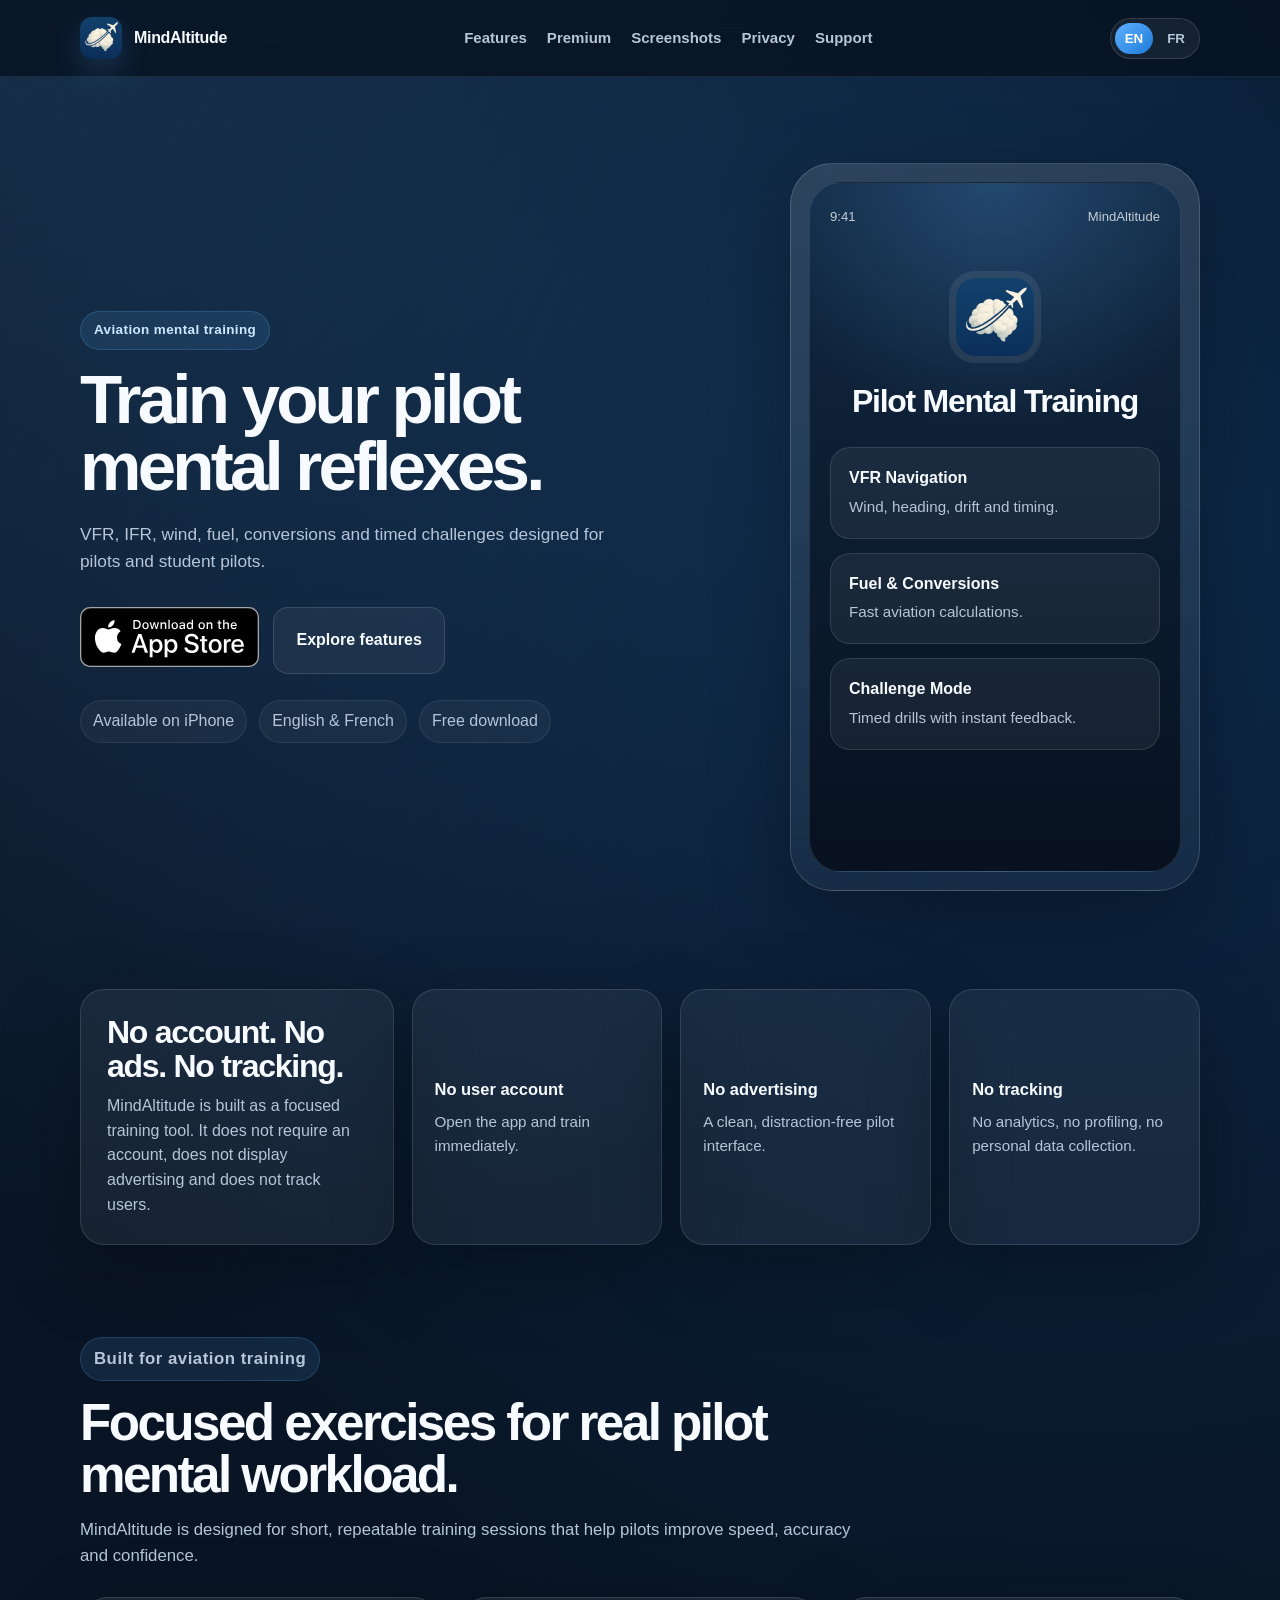
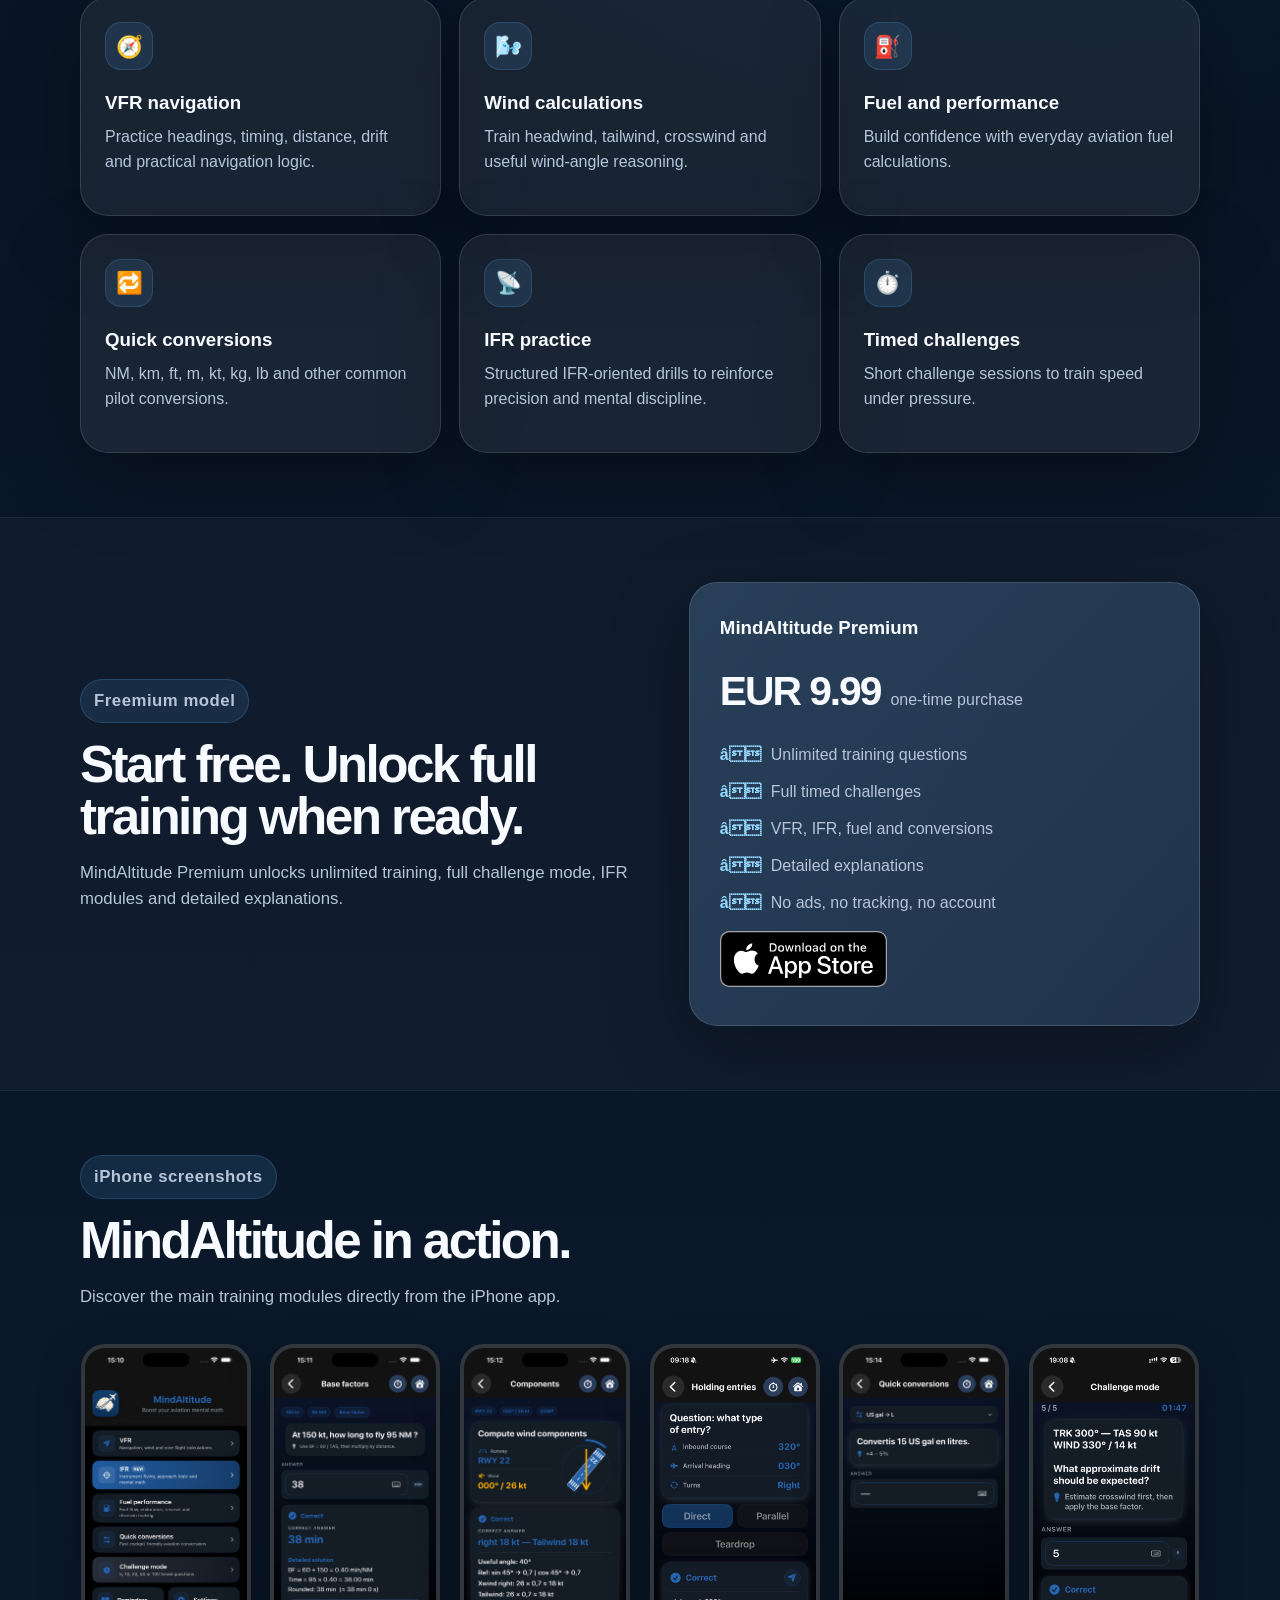
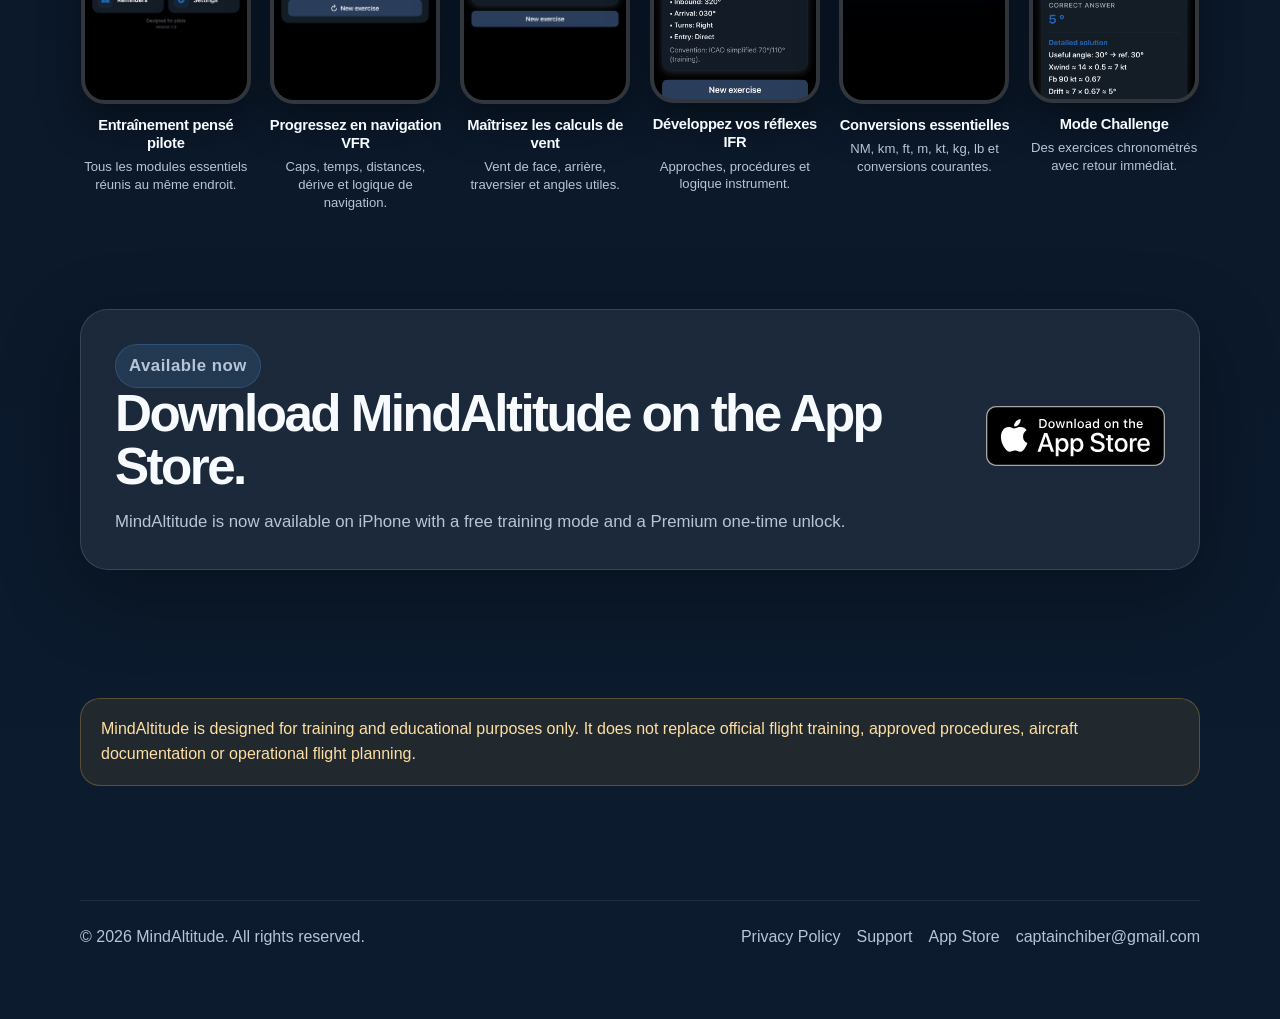
<file: index.html>
<!DOCTYPE html>
<html lang="en">
<head>
  <meta charset="UTF-8" />
  <meta name="viewport" content="width=device-width, initial-scale=1.0" />

  <title>MindAltitude — Pilot Mental Math Training</title>

  <meta
    name="description"
    content="MindAltitude is an aviation mental training app for pilots and student pilots. Train VFR, IFR, wind, fuel, conversions and timed challenges on iPhone."
  />

  <link rel="stylesheet" href="styles.css" />
</head>

<body>
  <header class="site-header">
    <div class="container nav-bar">
      <a class="brand" href="index.html" aria-label="MindAltitude home">
        <img src="AppStore-1024.png" alt="MindAltitude app icon" class="brand-icon" />
        <span>MindAltitude</span>
      </a>

      <nav class="nav-links" aria-label="Main navigation">
        <a href="#features" data-i18n="nav_features">Features</a>
        <a href="#premium" data-i18n="nav_premium">Premium</a>
        <a href="#screenshots" data-i18n="nav_screenshots">Screenshots</a>
        <a href="privacy.html" data-i18n="nav_privacy">Privacy</a>
        <a href="support.html" data-i18n="nav_support">Support</a>
      </nav>

      <div class="language-switch">
        <button type="button" id="lang-en">EN</button>
        <button type="button" id="lang-fr">FR</button>
      </div>
    </div>
  </header>

  <main>
    <section class="hero">
      <div class="container hero-grid">
        <div class="hero-copy">
          <p class="eyebrow" data-i18n="hero_eyebrow">Aviation mental training</p>

          <h1 data-i18n="hero_title">Train your pilot mental reflexes.</h1>

          <p class="lead" data-i18n="hero_lead">
            VFR, IFR, wind, fuel, conversions and timed challenges designed for pilots and student pilots.
          </p>

          <div class="hero-actions">
            <a href="https://apps.apple.com/app/mindaltitude/id6751252220"
               target="_blank"
               rel="noopener"
               aria-label="Download MindAltitude on the App Store">
              <img src="appstore-badge.svg"
                   alt="Download on the App Store"
                   height="60">
            </a>

            <a class="button secondary" href="#features" data-i18n="hero_secondary">
              Explore features
            </a>
          </div>

          <div class="trust-row">
            <span data-i18n="trust_1">Available on iPhone</span>
            <span data-i18n="trust_2">English & French</span>
            <span data-i18n="trust_3">Free download</span>
          </div>
        </div>

        <div class="device-card" aria-label="MindAltitude app preview">
          <div class="device-screen">
            <div class="device-top">
              <span>9:41</span>
              <span>MindAltitude</span>
            </div>

            <div class="app-logo-large">
              <img src="AppStore-1024.png" alt="" />
            </div>

            <h2 data-i18n="mock_title">Pilot Mental Training</h2>

            <div class="module-list">
              <div class="module-card">
                <strong data-i18n="module_1_title">VFR Navigation</strong>
                <span data-i18n="module_1_text">Wind, heading, drift and timing.</span>
              </div>

              <div class="module-card">
                <strong data-i18n="module_2_title">Fuel & Conversions</strong>
                <span data-i18n="module_2_text">Fast aviation calculations.</span>
              </div>

              <div class="module-card">
                <strong data-i18n="module_3_title">Challenge Mode</strong>
                <span data-i18n="module_3_text">Timed drills with instant feedback.</span>
              </div>
            </div>
          </div>
        </div>
      </div>
    </section>

    <section class="section privacy-highlight">
      <div class="container highlight-grid">
        <article class="highlight-card">
          <h2 data-i18n="privacy_highlight_title">No account. No ads. No tracking.</h2>
          <p data-i18n="privacy_highlight_text">
            MindAltitude is built as a focused training tool. It does not require an account, does not display advertising and does not track users.
          </p>
        </article>

        <article class="mini-card">
          <strong data-i18n="privacy_highlight_1">No user account</strong>
          <span data-i18n="privacy_highlight_1_text">Open the app and train immediately.</span>
        </article>

        <article class="mini-card">
          <strong data-i18n="privacy_highlight_2">No advertising</strong>
          <span data-i18n="privacy_highlight_2_text">A clean, distraction-free pilot interface.</span>
        </article>

        <article class="mini-card">
          <strong data-i18n="privacy_highlight_3">No tracking</strong>
          <span data-i18n="privacy_highlight_3_text">No analytics, no profiling, no personal data collection.</span>
        </article>
      </div>
    </section>

    <section class="section" id="features">
      <div class="container">
        <div class="section-heading">
          <p class="eyebrow" data-i18n="features_eyebrow">Built for aviation training</p>
          <h2 data-i18n="features_title">Focused exercises for real pilot mental workload.</h2>
          <p data-i18n="features_text">
            MindAltitude is designed for short, repeatable training sessions that help pilots improve speed, accuracy and confidence.
          </p>
        </div>

        <div class="cards-grid">
          <article class="feature-card">
            <div class="icon">🧭</div>
            <h3 data-i18n="feature_1_title">VFR navigation</h3>
            <p data-i18n="feature_1_text">Practice headings, timing, distance, drift and practical navigation logic.</p>
          </article>

          <article class="feature-card">
            <div class="icon">🌬️</div>
            <h3 data-i18n="feature_2_title">Wind calculations</h3>
            <p data-i18n="feature_2_text">Train headwind, tailwind, crosswind and useful wind-angle reasoning.</p>
          </article>

          <article class="feature-card">
            <div class="icon">⛽️</div>
            <h3 data-i18n="feature_3_title">Fuel and performance</h3>
            <p data-i18n="feature_3_text">Build confidence with everyday aviation fuel calculations.</p>
          </article>

          <article class="feature-card">
            <div class="icon">🔁</div>
            <h3 data-i18n="feature_4_title">Quick conversions</h3>
            <p data-i18n="feature_4_text">NM, km, ft, m, kt, kg, lb and other common pilot conversions.</p>
          </article>

          <article class="feature-card">
            <div class="icon">📡</div>
            <h3 data-i18n="feature_5_title">IFR practice</h3>
            <p data-i18n="feature_5_text">Structured IFR-oriented drills to reinforce precision and mental discipline.</p>
          </article>

          <article class="feature-card">
            <div class="icon">⏱️</div>
            <h3 data-i18n="feature_6_title">Timed challenges</h3>
            <p data-i18n="feature_6_text">Short challenge sessions to train speed under pressure.</p>
          </article>
        </div>
      </div>
    </section>

    <section class="section premium-section" id="premium">
      <div class="container premium-grid">
        <div>
          <p class="eyebrow" data-i18n="premium_eyebrow">Freemium model</p>
          <h2 data-i18n="premium_title">Start free. Unlock full training when ready.</h2>
          <p data-i18n="premium_text">
            MindAltitude Premium unlocks unlimited training, full challenge mode, IFR modules and detailed explanations.
          </p>
        </div>

        <div class="premium-card">
          <h3 data-i18n="premium_card_title">MindAltitude Premium</h3>

          <div class="price">
            <strong data-i18n="premium_price">EUR 9.99</strong>
            <span data-i18n="premium_price_note">one-time purchase</span>
          </div>

          <ul>
            <li data-i18n="premium_li_1">Unlimited training questions</li>
            <li data-i18n="premium_li_2">Full timed challenges</li>
            <li data-i18n="premium_li_3">VFR, IFR, fuel and conversions</li>
            <li data-i18n="premium_li_4">Detailed explanations</li>
            <li data-i18n="premium_li_5">No ads, no tracking, no account</li>
          </ul>

          <a href="https://apps.apple.com/app/mindaltitude/id6751252220"
             target="_blank"
             rel="noopener"
             aria-label="Download MindAltitude on the App Store">
            <img src="appstore-badge.svg"
                 alt="Download on the App Store"
                 height="56">
          </a>
        </div>
      </div>
    </section>

    <section class="section" id="screenshots">
      <div class="container">
        <div class="section-heading">
          <p class="eyebrow" data-i18n="screens_eyebrow">iPhone screenshots</p>
          <h2 data-i18n="screens_title">MindAltitude in action.</h2>
          <p data-i18n="screens_text">
            Discover the main training modules directly from the iPhone app.
          </p>
        </div>

        <div class="screenshot-showcase">
          <figure class="iphone-shot">
            <img src="screenshot-home.png" alt="MindAltitude home screen">
            <figcaption>Entraînement pensé pilote</figcaption>
            <p>Tous les modules essentiels réunis au même endroit.</p>
          </figure>

          <figure class="iphone-shot">
            <img src="screenshot-vfr.png" alt="VFR training">
            <figcaption>Progressez en navigation VFR</figcaption>
            <p>Caps, temps, distances, dérive et logique de navigation.</p>
          </figure>

          <figure class="iphone-shot">
            <img src="screenshot-wind.png" alt="Wind calculations">
            <figcaption>Maîtrisez les calculs de vent</figcaption>
            <p>Vent de face, arrière, traversier et angles utiles.</p>
          </figure>

          <figure class="iphone-shot">
            <img src="screenshot-ifr.png" alt="IFR training">
            <figcaption>Développez vos réflexes IFR</figcaption>
            <p>Approches, procédures et logique instrument.</p>
          </figure>

          <figure class="iphone-shot">
            <img src="screenshot-conversions.png" alt="Conversions">
            <figcaption>Conversions essentielles</figcaption>
            <p>NM, km, ft, m, kt, kg, lb et conversions courantes.</p>
          </figure>

          <figure class="iphone-shot">
            <img src="screenshot-challenge.png" alt="Challenge mode">
            <figcaption>Mode Challenge</figcaption>
            <p>Des exercices chronométrés avec retour immédiat.</p>
          </figure>
        </div>
      </div>
    </section>

    <section class="section release" id="release">
      <div class="container release-card">
        <div>
          <p class="eyebrow" data-i18n="release_eyebrow">Available now</p>

          <h2 data-i18n="release_title">
            MindAltitude is now available on the App Store.
          </h2>

          <p data-i18n="release_text">
            Designed by an airline pilot for pilots and student pilots.
          </p>
        </div>

        <a href="https://apps.apple.com/app/mindaltitude/id6751252220"
           target="_blank"
           rel="noopener"
           aria-label="Download MindAltitude on the App Store">
          <img src="appstore-badge.svg"
               alt="Download on the App Store"
               height="60">
        </a>
      </div>
    </section>

    <section class="section disclaimer-section">
      <div class="container">
        <p class="disclaimer" data-i18n="disclaimer">
          MindAltitude is designed for training and educational purposes only. It does not replace official flight training, approved procedures, aircraft documentation or operational flight planning.
        </p>
      </div>
    </section>
  </main>

  <footer class="site-footer">
    <div class="container footer-inner">
      <p data-i18n="footer_copy">&copy; 2026 MindAltitude. All rights reserved.</p>

      <div class="footer-links">
        <a href="privacy.html" data-i18n="footer_privacy">Privacy Policy</a>
        <a href="support.html" data-i18n="footer_support">Support</a>
        <a href="https://apps.apple.com/app/mindaltitude/id6751252220" target="_blank" rel="noopener">App Store</a>
        <a href="mailto:captainchiber@gmail.com">captainchiber@gmail.com</a>
      </div>
    </div>
  </footer>

  <script src="script.js?v=6"></script>
</body>
</html>
</file>
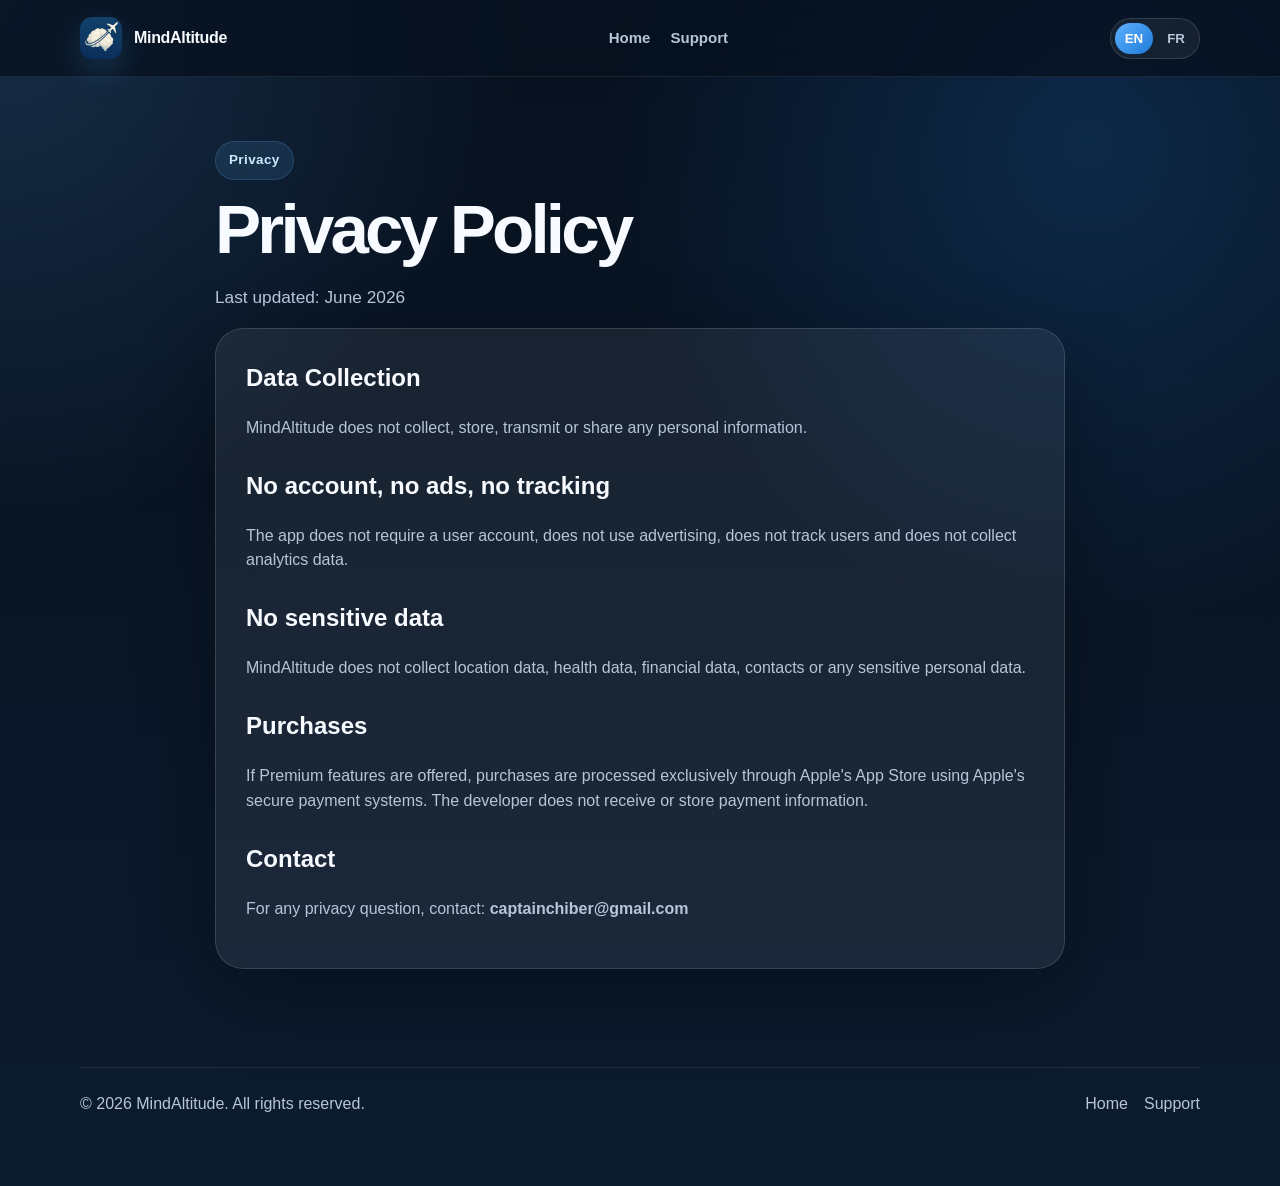
<file: privacy.html>
<!DOCTYPE html>
<html lang="en">
<head>
  <meta charset="UTF-8" />
  <meta name="viewport" content="width=device-width, initial-scale=1.0" />
  <title>Privacy Policy — MindAltitude</title>
  <meta name="description" content="MindAltitude Privacy Policy. MindAltitude does not collect personal data, does not track users and does not use advertising." />
  <link rel="stylesheet" href="styles.css" />
</head>

<body>
  <header class="site-header">
    <div class="container nav-bar">
      <a class="brand" href="index.html">
        <img src="AppStore-1024.png" alt="MindAltitude app icon" class="brand-icon" />
        <span>MindAltitude</span>
      </a>
      <nav class="nav-links">
        <a href="index.html" data-i18n="nav_home">Home</a>
        <a href="support.html" data-i18n="nav_support">Support</a>
      </nav>
      <div class="language-switch">
        <button type="button" id="lang-en">EN</button>
        <button type="button" id="lang-fr">FR</button>
      </div>
    </div>
  </header>

  <main class="legal-page">
    <section class="section">
      <div class="container narrow">
        <p class="eyebrow" data-i18n="privacy_page_eyebrow">Privacy</p>
        <h1 data-i18n="privacy_page_title">Privacy Policy</h1>
        <p class="lead" data-i18n="privacy_page_updated">Last updated: June 2026</p>

        <div class="legal-card">
          <h2 data-i18n="privacy_1_title">Data Collection</h2>
          <p data-i18n="privacy_1_text">
            MindAltitude does not collect, store, transmit or share any personal information.
          </p>

          <h2 data-i18n="privacy_2_title">No account, no ads, no tracking</h2>
          <p data-i18n="privacy_2_text">
            The app does not require a user account, does not use advertising, does not track users and does not collect analytics data.
          </p>

          <h2 data-i18n="privacy_3_title">No sensitive data</h2>
          <p data-i18n="privacy_3_text">
            MindAltitude does not collect location data, health data, financial data, contacts or any sensitive personal data.
          </p>

          <h2 data-i18n="privacy_4_title">Purchases</h2>
          <p data-i18n="privacy_4_text">
            If Premium features are offered, purchases are processed exclusively through Apple’s App Store using Apple’s secure payment systems. The developer does not receive or store payment information.
          </p>

          <h2 data-i18n="privacy_5_title">Contact</h2>
          <p data-i18n="privacy_5_text">
            For any privacy question, contact: <strong>captainchiber@gmail.com</strong>
          </p>
        </div>
      </div>
    </section>
  </main>

  <footer class="site-footer">
    <div class="container footer-inner">
      <p data-i18n="footer_copy">© 2026 MindAltitude. All rights reserved.</p>
      <div class="footer-links">
        <a href="index.html" data-i18n="nav_home">Home</a>
        <a href="support.html" data-i18n="footer_support">Support</a>
      </div>
    </div>
  </footer>

  <script src="script.js"></script>
</body>
</html>
</file>
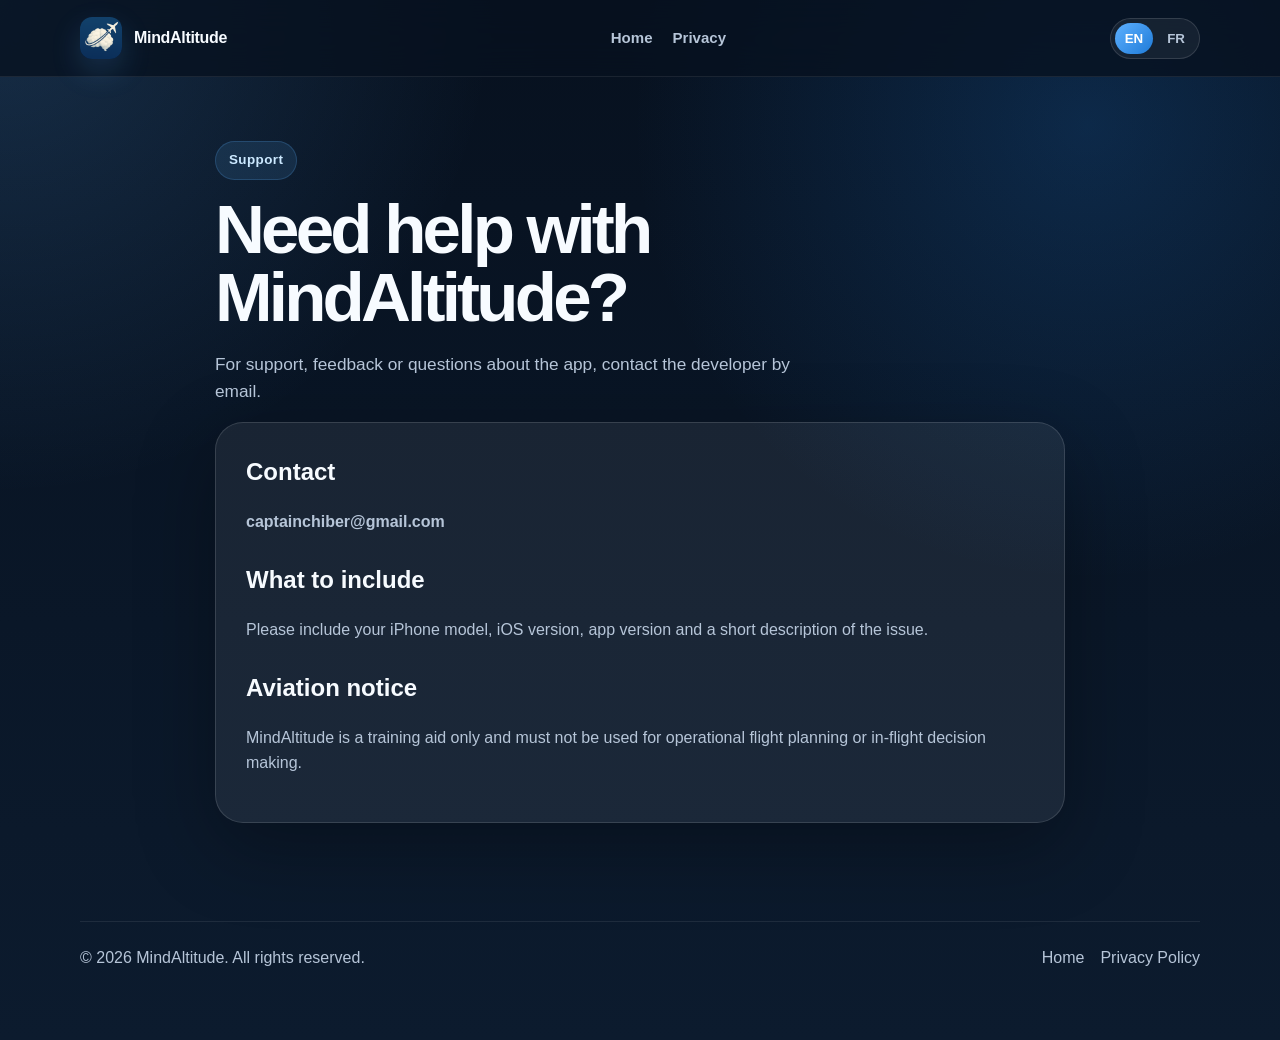
<file: support.html>
<!DOCTYPE html>
<html lang="en">
<head>
  <meta charset="UTF-8" />
  <meta name="viewport" content="width=device-width, initial-scale=1.0" />
  <title>Support — MindAltitude</title>
  <meta name="description" content="MindAltitude support page. Contact the developer for questions, feedback or support." />
  <link rel="stylesheet" href="styles.css" />
</head>

<body>
  <header class="site-header">
    <div class="container nav-bar">
      <a class="brand" href="index.html">
        <img src="AppStore-1024.png" alt="MindAltitude app icon" class="brand-icon" />
        <span>MindAltitude</span>
      </a>
      <nav class="nav-links">
        <a href="index.html" data-i18n="nav_home">Home</a>
        <a href="privacy.html" data-i18n="nav_privacy">Privacy</a>
      </nav>
      <div class="language-switch">
        <button type="button" id="lang-en">EN</button>
        <button type="button" id="lang-fr">FR</button>
      </div>
    </div>
  </header>

  <main class="legal-page">
    <section class="section">
      <div class="container narrow">
        <p class="eyebrow" data-i18n="support_eyebrow">Support</p>
        <h1 data-i18n="support_title">Need help with MindAltitude?</h1>
        <p class="lead" data-i18n="support_lead">
          For support, feedback or questions about the app, contact the developer by email.
        </p>

        <div class="legal-card">
          <h2 data-i18n="support_contact_title">Contact</h2>
          <p><strong><a href="mailto:captainchiber@gmail.com">captainchiber@gmail.com</a></strong></p>

          <h2 data-i18n="support_scope_title">What to include</h2>
          <p data-i18n="support_scope_text">
            Please include your iPhone model, iOS version, app version and a short description of the issue.
          </p>

          <h2 data-i18n="support_notice_title">Aviation notice</h2>
          <p data-i18n="support_notice_text">
            MindAltitude is a training aid only and must not be used for operational flight planning or in-flight decision making.
          </p>
        </div>
      </div>
    </section>
  </main>

  <footer class="site-footer">
    <div class="container footer-inner">
      <p data-i18n="footer_copy">© 2026 MindAltitude. All rights reserved.</p>
      <div class="footer-links">
        <a href="index.html" data-i18n="nav_home">Home</a>
        <a href="privacy.html" data-i18n="footer_privacy">Privacy Policy</a>
      </div>
    </div>
  </footer>

  <script src="script.js"></script>
</body>
</html>
</file>
<file: styles.css>
:root {
  --bg: #07111f;
  --bg-soft: #0c1b2e;
  --card: rgba(255, 255, 255, 0.065);
  --border: rgba(255, 255, 255, 0.13);
  --text: #f7fbff;
  --muted: #b6c5d8;
  --accent: #5db0ff;
  --accent-deep: #1f7bd8;
  --warning: #ffbd4a;
  --shadow: 0 24px 80px rgba(0, 0, 0, 0.30);
  --radius: 28px;
  --container: 1120px;
}

* {
  box-sizing: border-box;
}

html {
  scroll-behavior: smooth;
}

body {
  margin: 0;
  font-family: -apple-system, BlinkMacSystemFont, "SF Pro Display", "Segoe UI", Roboto, Helvetica, Arial, sans-serif;
  color: var(--text);
  background:
    radial-gradient(circle at top left, rgba(93, 176, 255, 0.18), transparent 30%),
    radial-gradient(circle at 85% 12%, rgba(31, 123, 216, 0.22), transparent 32%),
    linear-gradient(180deg, var(--bg) 0%, var(--bg-soft) 100%);
  line-height: 1.55;
}

a {
  color: inherit;
  text-decoration: none;
}

.container {
  width: min(var(--container), calc(100% - 32px));
  margin: 0 auto;
}

.narrow {
  max-width: 850px;
}

/* Header */

.site-header {
  position: sticky;
  top: 0;
  z-index: 20;
  background: rgba(7, 17, 31, 0.78);
  border-bottom: 1px solid rgba(255, 255, 255, 0.08);
  backdrop-filter: blur(18px);
}

.nav-bar {
  min-height: 76px;
  display: flex;
  align-items: center;
  justify-content: space-between;
  gap: 22px;
}

.brand {
  display: flex;
  align-items: center;
  gap: 12px;
  font-weight: 800;
  letter-spacing: -0.02em;
  white-space: nowrap;
}

.brand-icon {
  width: 42px;
  height: 42px;
  border-radius: 12px;
  box-shadow: 0 12px 30px rgba(93, 176, 255, 0.18);
  object-fit: cover;
}

.nav-links {
  display: flex;
  justify-content: center;
  gap: 20px;
  flex-wrap: wrap;
  color: var(--muted);
  font-size: 0.94rem;
  font-weight: 650;
}

.nav-links a:hover {
  color: var(--text);
}

.language-switch {
  display: inline-flex;
  padding: 4px;
  gap: 4px;
  background: rgba(255, 255, 255, 0.06);
  border: 1px solid var(--border);
  border-radius: 999px;
}

.language-switch button {
  border: 0;
  border-radius: 999px;
  padding: 8px 10px;
  background: transparent;
  color: var(--muted);
  font-weight: 800;
  cursor: pointer;
}

.language-switch button.active {
  background: linear-gradient(135deg, var(--accent), var(--accent-deep));
  color: white;
}

/* Hero */

.hero {
  padding: 86px 0 70px;
}

.hero-grid {
  display: grid;
  grid-template-columns: 1.05fr 0.95fr;
  gap: 48px;
  align-items: center;
}

.eyebrow {
  display: inline-flex;
  margin: 0 0 16px;
  padding: 8px 13px;
  border-radius: 999px;
  color: #cce9ff;
  background: rgba(93, 176, 255, 0.12);
  border: 1px solid rgba(93, 176, 255, 0.20);
  font-size: 0.84rem;
  font-weight: 800;
  letter-spacing: 0.03em;
}

h1,
h2,
h3,
p {
  margin-top: 0;
}

h1 {
  margin-bottom: 20px;
  max-width: 680px;
  font-size: clamp(2.7rem, 5.4vw, 4.9rem);
  line-height: 0.98;
  letter-spacing: -0.055em;
}

.lead,
.hero-copy .lead {
  color: var(--muted);
  max-width: 610px;
  font-size: 1.08rem;
}

.hero-actions {
  display: flex;
  gap: 14px;
  flex-wrap: wrap;
  margin: 32px 0 26px;
}

.button {
  display: inline-flex;
  min-height: 52px;
  align-items: center;
  justify-content: center;
  padding: 0 22px;
  border-radius: 15px;
  font-weight: 850;
  border: 1px solid transparent;
}

.button.primary {
  color: white;
  background: linear-gradient(135deg, var(--accent), var(--accent-deep));
  box-shadow: 0 16px 40px rgba(31, 123, 216, 0.32);
}

.button.secondary {
  color: var(--text);
  background: rgba(255, 255, 255, 0.055);
  border-color: var(--border);
}

.trust-row {
  display: flex;
  gap: 12px;
  flex-wrap: wrap;
  color: var(--muted);
}

.trust-row span {
  padding: 8px 12px;
  background: rgba(255,255,255,0.045);
  border: 1px solid rgba(255,255,255,0.08);
  border-radius: 999px;
}

/* Phone mockup */

.device-card {
  width: min(100%, 410px);
  margin-left: auto;
  padding: 18px;
  border-radius: 42px;
  background: linear-gradient(180deg, rgba(255,255,255,0.12), rgba(255,255,255,0.045));
  border: 1px solid rgba(255,255,255,0.16);
  box-shadow: var(--shadow);
}

.device-screen {
  min-height: 690px;
  padding: 24px 20px;
  border-radius: 32px;
  background:
    radial-gradient(circle at top, rgba(93,176,255,0.24), transparent 35%),
    linear-gradient(180deg, #112842, #07111f);
  border: 1px solid rgba(255,255,255,0.10);
}

.device-top {
  display: flex;
  justify-content: space-between;
  color: rgba(255,255,255,0.75);
  font-size: 0.82rem;
  margin-bottom: 44px;
}

.app-logo-large {
  display: grid;
  place-items: center;
  width: 92px;
  height: 92px;
  margin: 0 auto 22px;
  border-radius: 26px;
  background: rgba(255,255,255,0.08);
}

.app-logo-large img {
  width: 78px;
  height: 78px;
  border-radius: 20px;
  object-fit: cover;
}

.device-screen h2 {
  text-align: center;
  font-size: 2rem;
  line-height: 1.05;
  letter-spacing: -0.04em;
  margin-bottom: 28px;
}

.module-list {
  display: grid;
  gap: 14px;
}

.module-card {
  padding: 18px;
  border-radius: 20px;
  background: rgba(255,255,255,0.06);
  border: 1px solid rgba(255,255,255,0.11);
}

.module-card strong {
  display: block;
  margin-bottom: 4px;
}

.module-card span {
  color: var(--muted);
  font-size: 0.95rem;
}

/* Sections */

.section {
  padding: 64px 0;
}

.section-heading {
  max-width: 790px;
  margin-bottom: 28px;
}

.section-heading h2,
.premium-grid h2,
.release-card h2 {
  font-size: clamp(2rem, 4vw, 3.35rem);
  line-height: 1.02;
  letter-spacing: -0.05em;
  margin-bottom: 16px;
}

.section-heading p,
.premium-grid p,
.release-card p {
  color: var(--muted);
  font-size: 1.05rem;
}

/* Privacy highlight */

.privacy-highlight {
  padding-top: 28px;
  padding-bottom: 28px;
}

.highlight-grid {
  display: grid;
  grid-template-columns: 1.25fr repeat(3, 1fr);
  gap: 18px;
  align-items: stretch;
}

.highlight-card,
.mini-card {
  background: rgba(255,255,255,0.055);
  border: 1px solid rgba(255,255,255,0.12);
  border-radius: 24px;
  box-shadow: var(--shadow);
}

.highlight-card {
  padding: 26px;
}

.highlight-card h2 {
  margin-bottom: 10px;
  font-size: clamp(1.55rem, 2.5vw, 2.15rem);
  line-height: 1.06;
  letter-spacing: -0.04em;
}

.highlight-card p {
  margin-bottom: 0;
  color: var(--muted);
}

.mini-card {
  padding: 22px;
  display: grid;
  gap: 8px;
  align-content: center;
}

.mini-card strong {
  color: var(--text);
  font-size: 1.03rem;
}

.mini-card span {
  color: var(--muted);
  font-size: 0.95rem;
}

/* Feature cards */

.cards-grid {
  display: grid;
  grid-template-columns: repeat(3, 1fr);
  gap: 18px;
}

.feature-card,
.premium-card,
.release-card,
.legal-card {
  background: var(--card);
  border: 1px solid var(--border);
  border-radius: var(--radius);
  box-shadow: var(--shadow);
}

.feature-card {
  padding: 24px;
}

.icon {
  display: grid;
  place-items: center;
  width: 48px;
  height: 48px;
  margin-bottom: 18px;
  border-radius: 16px;
  background: rgba(93, 176, 255, 0.12);
  border: 1px solid rgba(93, 176, 255, 0.18);
  font-size: 1.35rem;
}

.feature-card h3 {
  margin-bottom: 8px;
}

.feature-card p {
  color: var(--muted);
}

/* Premium */

.premium-section {
  background: rgba(255,255,255,0.025);
  border-block: 1px solid rgba(255,255,255,0.06);
}

.premium-grid {
  display: grid;
  grid-template-columns: 1fr 0.88fr;
  gap: 28px;
  align-items: center;
}

.premium-card {
  padding: 30px;
  background:
    linear-gradient(135deg, rgba(93,176,255,0.16), rgba(31,123,216,0.10)),
    var(--card);
}

.price {
  display: flex;
  align-items: baseline;
  gap: 10px;
  margin: 12px 0 20px;
}

.price strong {
  font-size: 2.55rem;
  letter-spacing: -0.05em;
}

.price span {
  color: var(--muted);
}

.premium-card ul {
  padding-left: 0;
  list-style: none;
  display: grid;
  gap: 12px;
}

.premium-card li {
  color: var(--muted);
}

.premium-card li::before {
  content: "â";
  margin-right: 10px;
  color: #94d7ff;
  font-weight: 900;
}

/* Screenshots */

#screenshots .screenshot-showcase {
  display: grid;
  grid-template-columns: repeat(6, minmax(0, 1fr));
  gap: 18px;
  align-items: start;
  margin-top: 34px;
  max-width: 1120px;
  margin-left: auto;
  margin-right: auto;
}

#screenshots .iphone-shot {
  margin: 0;
  text-align: center;
}

#screenshots .iphone-shot img {
  width: 100%;
  max-width: 170px;
  height: auto;
  display: block;
  margin: 0 auto;
  object-fit: contain;
  border-radius: 24px;
  border: 4px solid rgba(255,255,255,0.18);
  background: #050b12;
  box-shadow:
    0 18px 42px rgba(0,0,0,0.40),
    inset 0 0 0 1px rgba(255,255,255,0.18);
}

#screenshots .iphone-shot figcaption {
  margin-top: 12px;
  color: var(--text);
  font-size: 0.92rem;
  font-weight: 850;
  line-height: 1.25;
  letter-spacing: -0.02em;
}

#screenshots .iphone-shot p {
  margin: 6px auto 0;
  max-width: 190px;
  color: var(--muted);
  font-size: 0.82rem;
  line-height: 1.35;
}

/* Release and footer */

.release {
  padding-top: 34px;
}

.release-card {
  padding: 34px;
  display: flex;
  align-items: center;
  justify-content: space-between;
  gap: 24px;
}

.release-card p {
  margin-bottom: 0;
}

.disclaimer {
  padding: 18px 20px;
  border-radius: 20px;
  border: 1px solid rgba(255, 189, 74, 0.26);
  background: rgba(255, 189, 74, 0.09);
  color: #ffe0a3;
}

.site-footer {
  padding: 34px 0 54px;
  color: var(--muted);
}

.footer-inner {
  display: flex;
  justify-content: space-between;
  gap: 18px;
  flex-wrap: wrap;
  padding-top: 24px;
  border-top: 1px solid rgba(255,255,255,0.08);
}

.footer-links {
  display: flex;
  gap: 16px;
  flex-wrap: wrap;
}

.footer-links a:hover {
  color: var(--text);
}

/* Legal pages */

.legal-page {
  min-height: calc(100vh - 180px);
}

.legal-card {
  padding: 30px;
  color: var(--muted);
}

.legal-card h2 {
  color: var(--text);
  margin-top: 26px;
}

.legal-card h2:first-child {
  margin-top: 0;
}

/* Responsive */

@media (max-width: 1180px) {
  #screenshots .screenshot-showcase {
    grid-template-columns: repeat(3, minmax(0, 1fr));
    max-width: 720px;
  }
}

@media (max-width: 940px) {
  .nav-bar {
    align-items: flex-start;
    flex-direction: column;
    padding: 16px 0;
  }

  .hero-grid,
  .premium-grid,
  .cards-grid {
    grid-template-columns: 1fr;
  }

  .highlight-grid {
    grid-template-columns: 1fr;
  }

  .device-card {
    margin: 0 auto;
  }

  .release-card {
    align-items: flex-start;
    flex-direction: column;
  }
}

@media (max-width: 700px) {
  #screenshots .screenshot-showcase {
    grid-template-columns: 1fr;
    max-width: 260px;
  }

  #screenshots .iphone-shot img {
    max-width: 230px;
  }
}

@media (max-width: 640px) {
  .hero {
    padding-top: 52px;
  }

  .device-screen {
    min-height: 610px;
  }

  .nav-links {
    justify-content: flex-start;
    gap: 12px 16px;
  }

  .section {
    padding: 46px 0;
  }

  .feature-card,
  .premium-card,
  .release-card,
  .legal-card {
    padding: 22px;
  }
}
</file>
